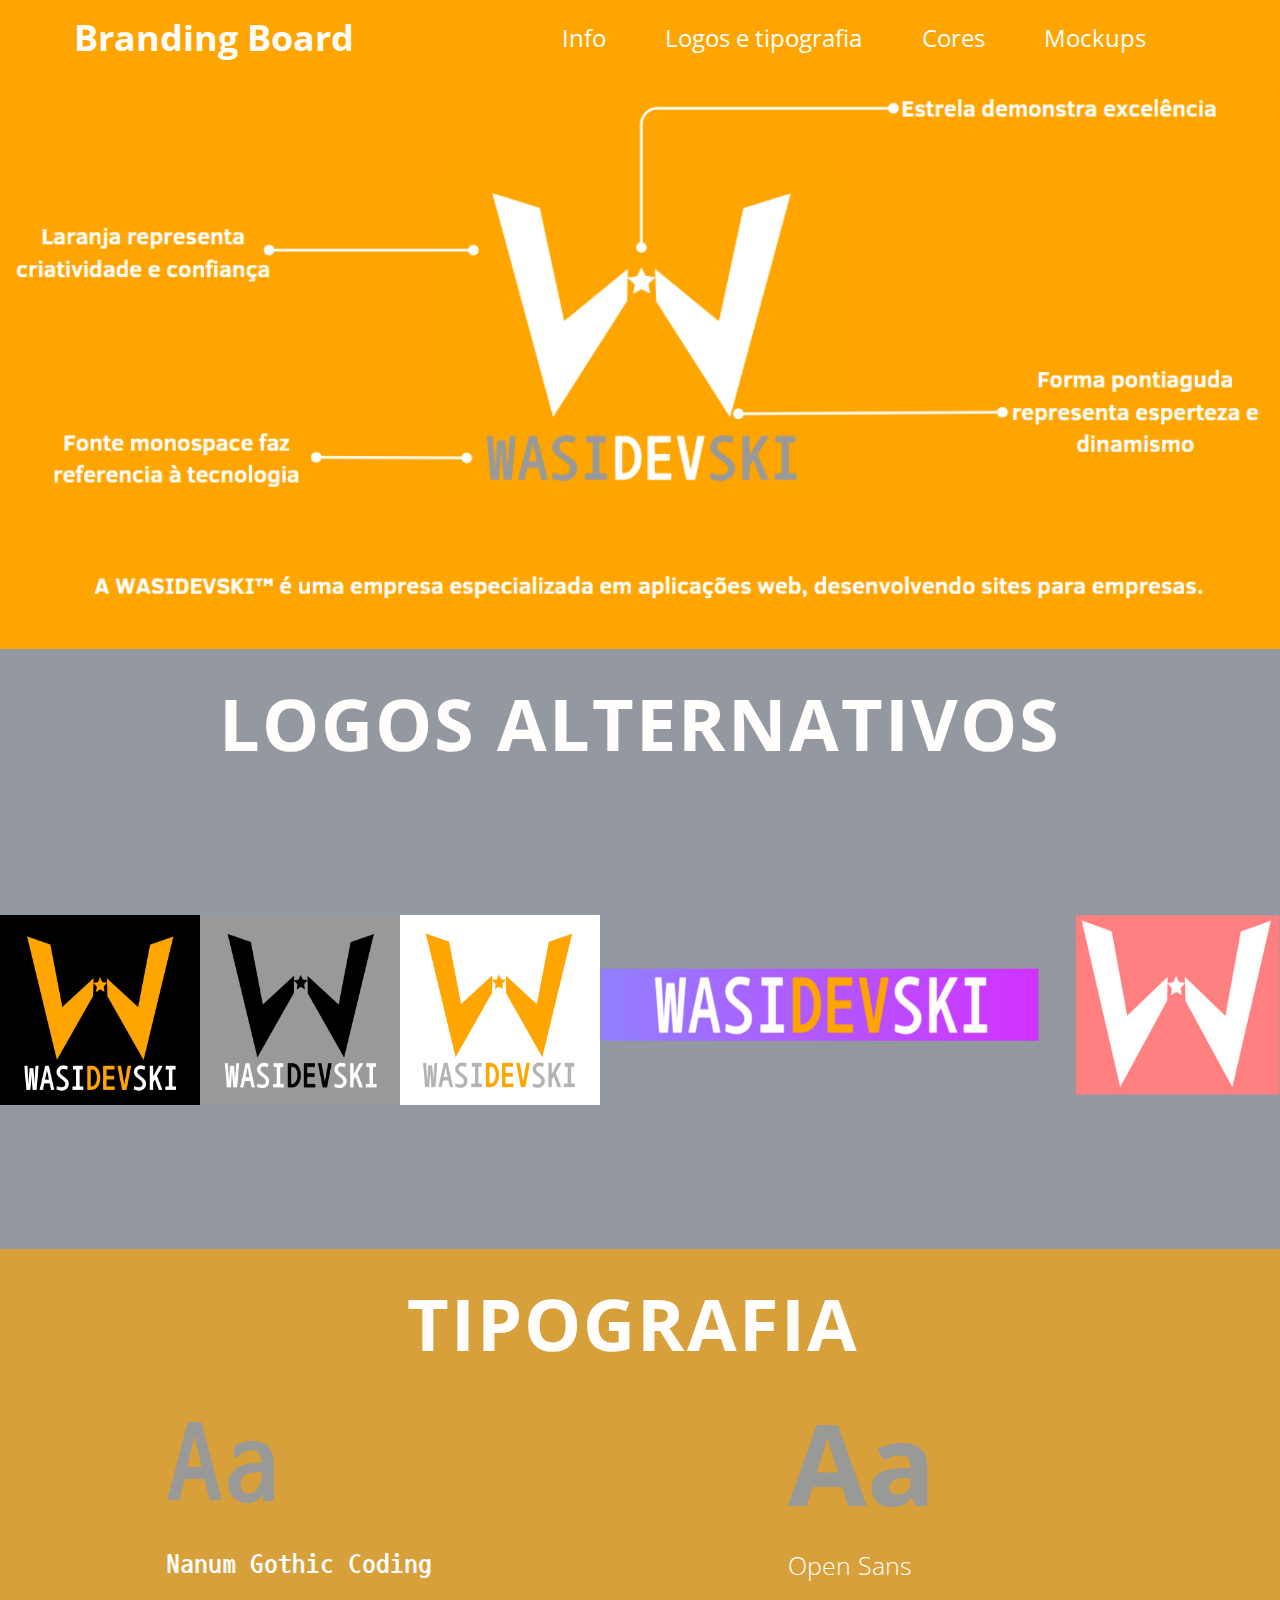
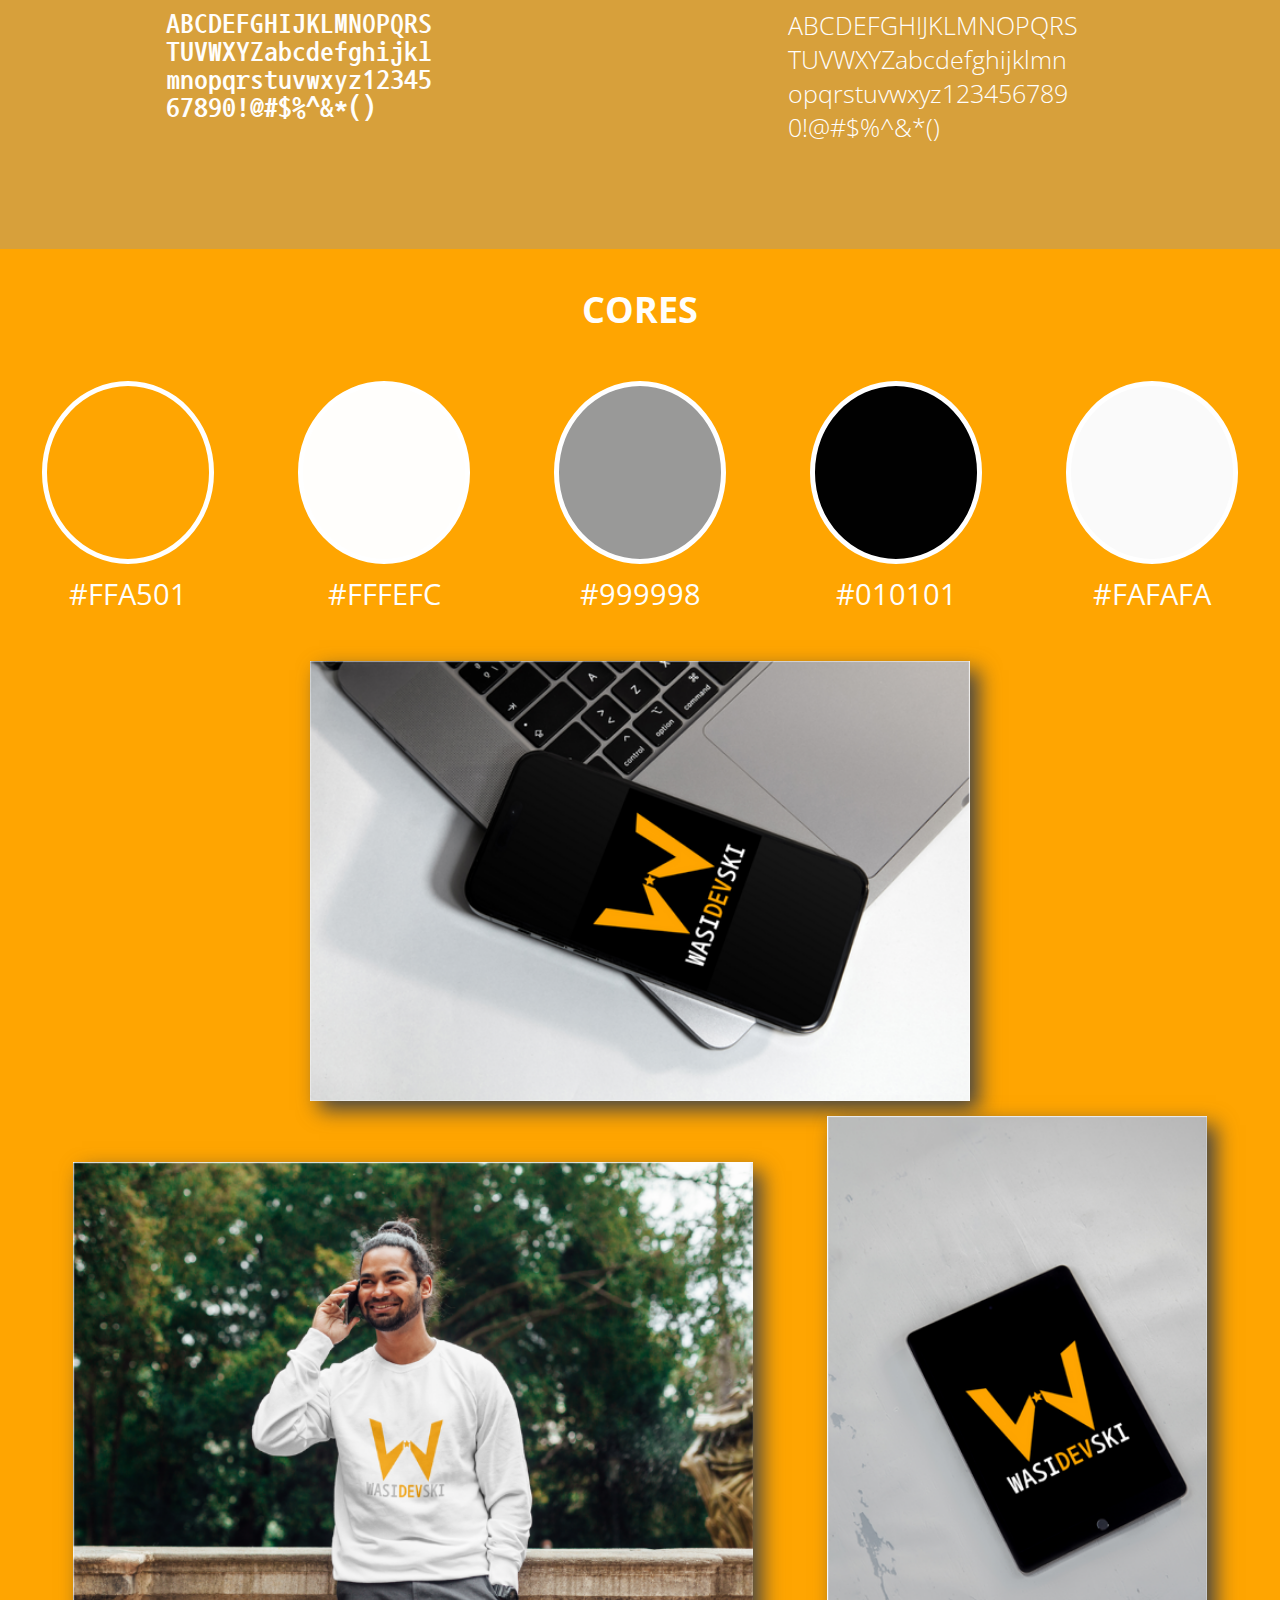
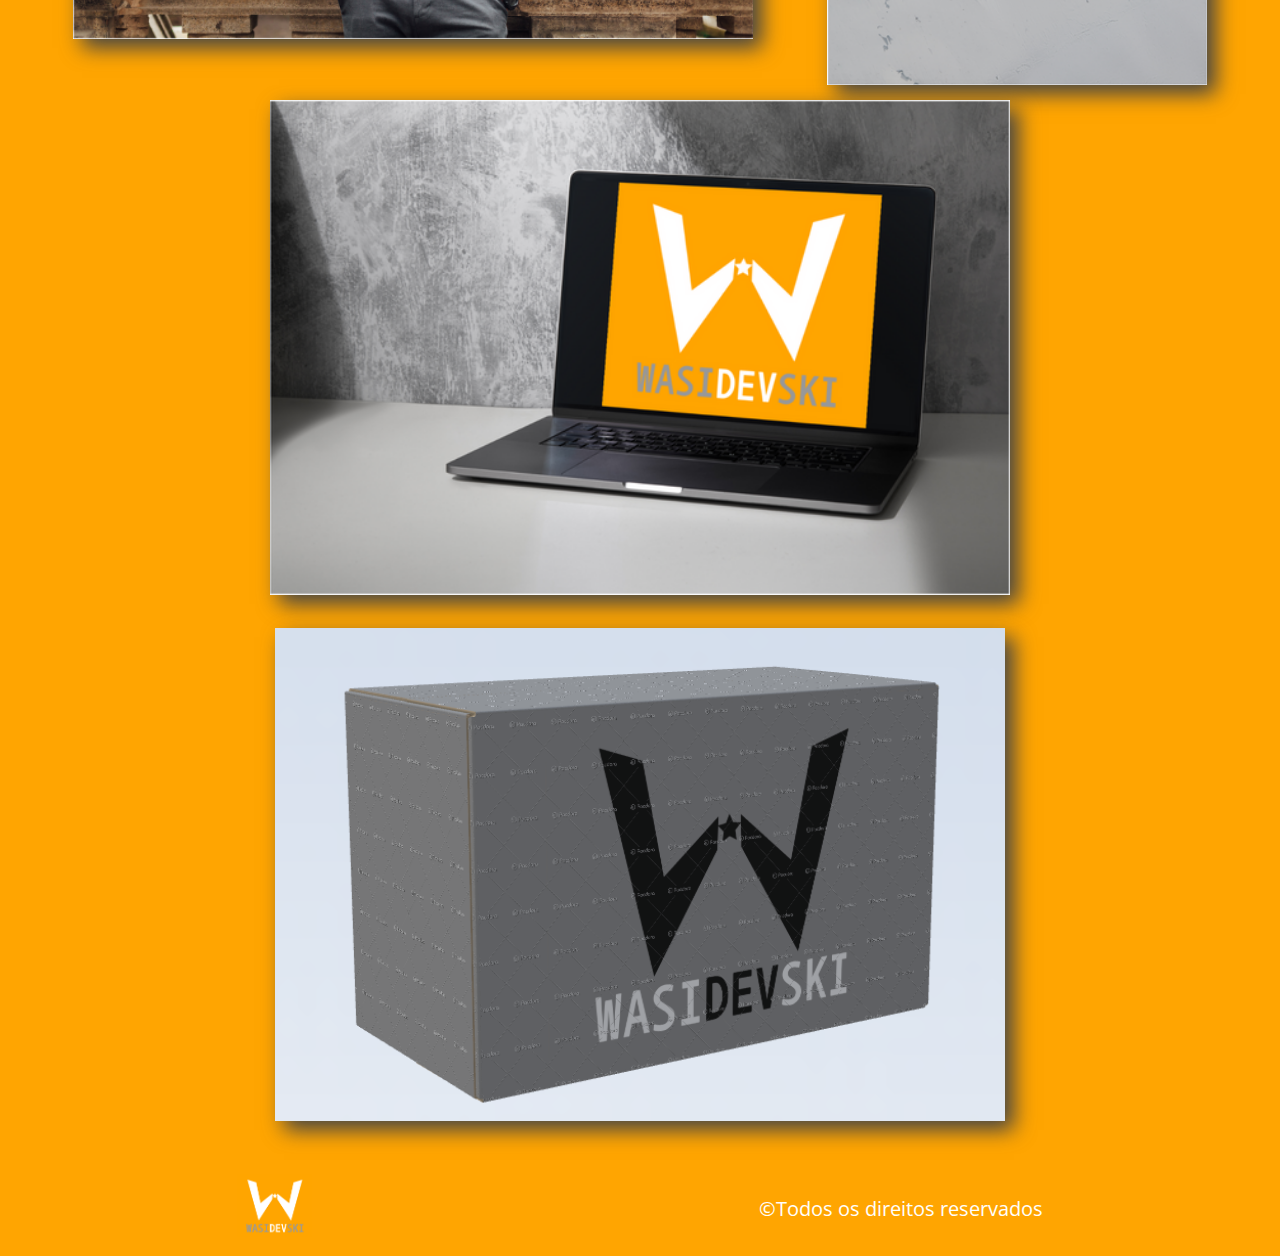
<file: PortfolioPWFE/Projeto 1 - Branding Board/index.html>
<!DOCTYPE html>
<html lang="pt-br">
<head>
	<title></title>
	<meta name="viewport" content="width=device-width, initial-scale=1.0" />
	<link rel="stylesheet" href="estilo/estilo.css" />
    <link rel="preconnect" href="https://fonts.googleapis.com">
    <link rel="preconnect" href="https://fonts.gstatic.com" crossorigin>
    <link href="https://fonts.googleapis.com/css2?family=Nanum+Gothic+Coding:wght@700&family=Open+Sans&display=swap" rel="stylesheet">
	<meta charset="UTF-8" />
</head>
<body>
	<header id="header">
        <h1 style="font-size: 36px;">Branding Board</h1>
        <nav>
            <ul>
                <li><a href="#info">Info</a></li>
                <li><a href="#logo_tipo">Logos e tipografia</a></li>
                <li><a href="#cores">Cores</a></li>
                <li><a href="#mockups">Mockups</a></li>
            </ul>
        </nav>
    </header>
    <section id="info"><img width="100%" src="imagens/topo.png"></section>
    <section id="logo_tipo">
        <div class="logos">
            <div class="logo_titulo">
            <h1>LOGOS ALTERNATIVOS</h1>
            </div><!--logo título-->
            <img src="imagens/logo1.png.png"/>
            <img src="imagens/logo6.png.png"/>
            <img src="imagens/logo2.png"/>
            <img src="imagens/logo5.png"/>
        </div><!--logos-->
        <div class="tipografia">
            <div class="tipo_titulo">
            <h1>TIPOGRAFIA</h1>
            </div><!--tipo título-->
            <div style="font-weight: bold;font-family: 'Nanum Gothic Coding'" class="nanum">
                <h1>Aa</h1>
                <h2>Nanum Gothic Coding</h2>
                <p>ABCDEFGHIJKLMNOPQRS
TUVWXYZabcdefghijkl
mnopqrstuvwxyz12345
67890!@#$%^&*()</p>
            </div><!--Nanum Gothic Coding-->
            <div class="open">
                <h1>Aa</h1>
                <h2>Open Sans</h2>
                <p>ABCDEFGHIJKLMNOPQRS
TUVWXYZabcdefghijklmn
opqrstuvwxyz123456789
0!@#$%^&*()</p>
            </div><!--Open Sans-->
        </div><!--tipografia-->
    </section><!--logo_tipo-->
    <section id="cores">
        <h1 style="width:100%;text-align:center;font-size:36.1px;color:#FFFEFC;margin:35px 0 35px 0;">CORES</h1>
        <div class="cor">
            <div style="background-color:#FFA501;" class="bola"></div><!--bola-->
            <div class="corTexto">#FFA501</div><!--corTexto-->
        </div><!--cor-->
        <div class="cor">
            <div style="background-color:#FFFEFC;" class="bola"></div><!--bola-->
            <div class="corTexto">#FFFEFC</div><!--corTexto-->
        </div><!--cor-->
        <div class="cor">
            <div style="background-color: #999998;" class="bola"></div><!--bola-->
            <div class="corTexto">#999998</div><!--corTexto-->
        </div><!--cor-->
        <div class="cor">
            <div style="background-color: #010101;" class="bola"></div><!--bola-->
            <div class="corTexto">#010101</div><!--corTexto-->
        </div><!--cor-->
        <div class="cor">
            <div style="background-color: #FAFAFA;" class="bola"></div><!--bola-->
            <div class="corTexto">#FAFAFA</div><!--corTexto-->
        </div><!--cor-->
    </section><!--cores-->
    <section id="mockups">
        <img width="660" src="imagens/identidade visual.png"/>
        <img width="680" src="imagens/identidade visual (2).png"/>
        <img width="380" src="imagens/identidade visual (3).png"/>
        <img width="740" src="imagens/identidade visual (1).png"/>
        <img width="730" style="margin-top:18px;" src="imagens/identidade visual (4).png"/>
    </section>
    <footer>
        <div class="fim">
            <a href="#header"><img width="75" src="imagens/logo3.png"></a>
            <p>&copy;Todos os direitos reservados</p>
        </div><!--fim-->
    </footer>
</body>
</html>
</file>
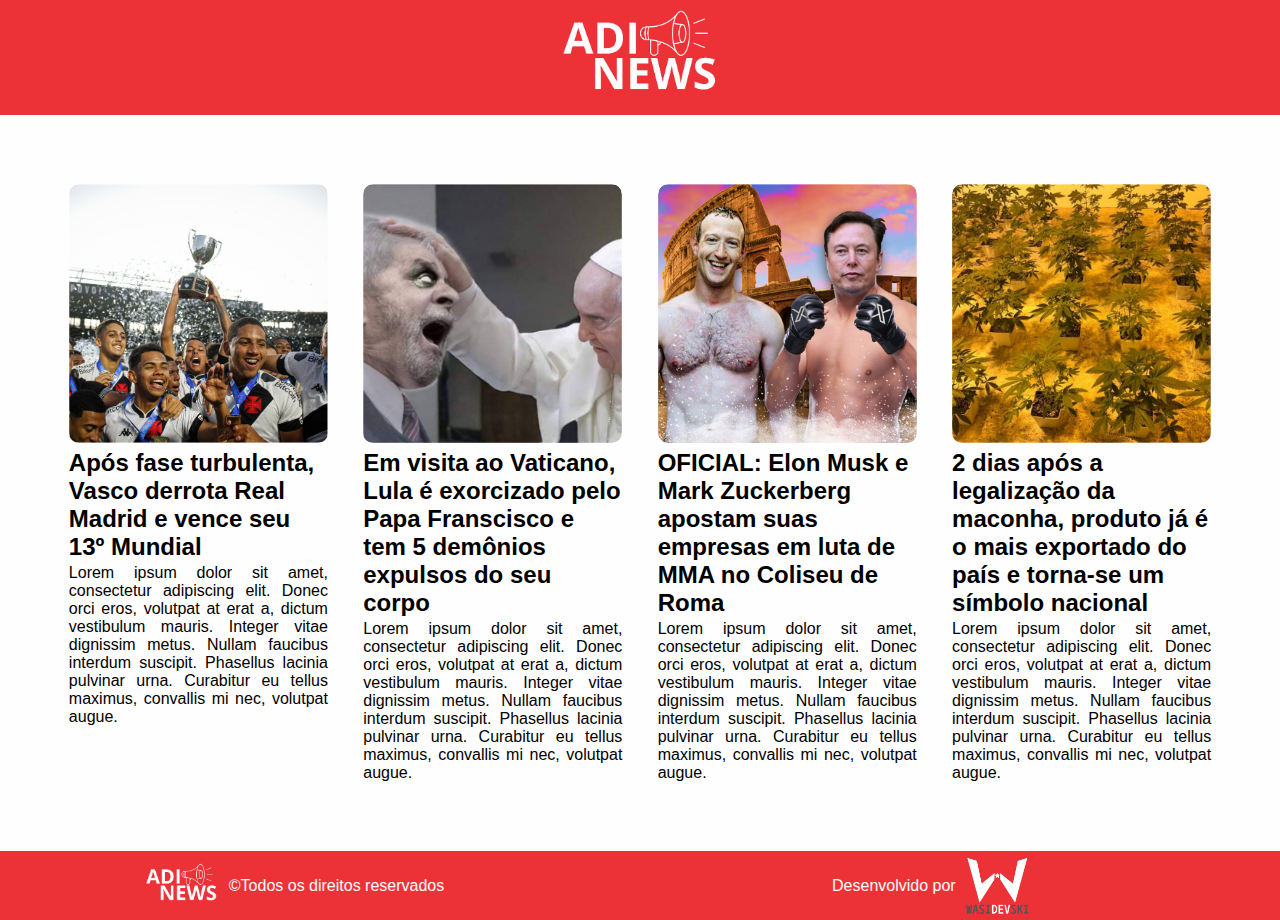
<file: PortfolioPWFE/Projeto 2 - Colunas Responsivas/index.html>
<!DOCTYPE html>
<html lang="pt-br">
<head>
    <meta charset="UTF-8">
    <meta name="viewport" content="width=device-width, initial-scale=1.0">
    <link rel="stylesheet" href="estilo.css"/>
    <title>Portal de notícias</title>
</head>
<body>
   <div class="linha header">
            <img src="imagens/adinews.png" alt="logo da AdiNews">
    </div><!--linha-->
    <div class="linha">
        <div class="cl">
            <figure><img src="imagens/vasco_campeao.png" alt="Vasco campeão mundial"/></figure>
            <h1>Após fase turbulenta, Vasco derrota Real Madrid e vence seu 13º Mundial</h1>
            <p>Lorem ipsum dolor sit amet, consectetur adipiscing elit. Donec orci eros, volutpat at erat a, dictum vestibulum mauris. Integer vitae dignissim metus. Nullam faucibus interdum suscipit. Phasellus lacinia pulvinar urna. Curabitur eu tellus maximus, convallis mi nec, volutpat augue.</p>
        </div><!--cl-->
        <div class="cl">
            <figure><img src="imagens/lula.png" alt="lula sendo exorcizado"/></figure>
            <h1>Em visita ao Vaticano, Lula é exorcizado pelo Papa Franscisco e tem 5 demônios expulsos do seu corpo</h1>
            <p>Lorem ipsum dolor sit amet, consectetur adipiscing elit. Donec orci eros, volutpat at erat a, dictum vestibulum mauris. Integer vitae dignissim metus. Nullam faucibus interdum suscipit. Phasellus lacinia pulvinar urna. Curabitur eu tellus maximus, convallis mi nec, volutpat augue.</p>
        </div><!--cl-->
        <div class="cl">
            <figure><img src="imagens/musk_vs_mark.png" alt="Elon Musk contra Mark Zuckerberg"/></figure>
            <h1>OFICIAL: Elon Musk e Mark Zuckerberg apostam suas empresas em luta de MMA no Coliseu de Roma</h1>
            <p>Lorem ipsum dolor sit amet, consectetur adipiscing elit. Donec orci eros, volutpat at erat a, dictum vestibulum mauris. Integer vitae dignissim metus. Nullam faucibus interdum suscipit. Phasellus lacinia pulvinar urna. Curabitur eu tellus maximus, convallis mi nec, volutpat augue.</p>
        </div><!--cl-->
        <div class="cl">
            <figure><img src="imagens/maconha.png" alt="Plantação de maconha"/></figure>
            <h1>2 dias após a legalização da maconha, produto já é o mais exportado do país e torna-se um símbolo nacional</h1>
            <p>Lorem ipsum dolor sit amet, consectetur adipiscing elit. Donec orci eros, volutpat at erat a, dictum vestibulum mauris. Integer vitae dignissim metus. Nullam faucibus interdum suscipit. Phasellus lacinia pulvinar urna. Curabitur eu tellus maximus, convallis mi nec, volutpat augue.</p>
        </div><!--cl-->
    </div><!--linha-->
    <footer class="header">
        <div class="cl-66">
            <img src="imagens/adinews.png" alt="mini logo da AdiNews">
            <p>&copy;Todos os direitos reservados</p>
        </div><!--cl-66-->
        <div class="cl-33">
            <p>Desenvolvido por</p>
            <img src="imagens/logo4.png" alt="logo da Wasidewski"/>
        </div><!--cl-33-->
    </footer>
</body>
</html>
</file>
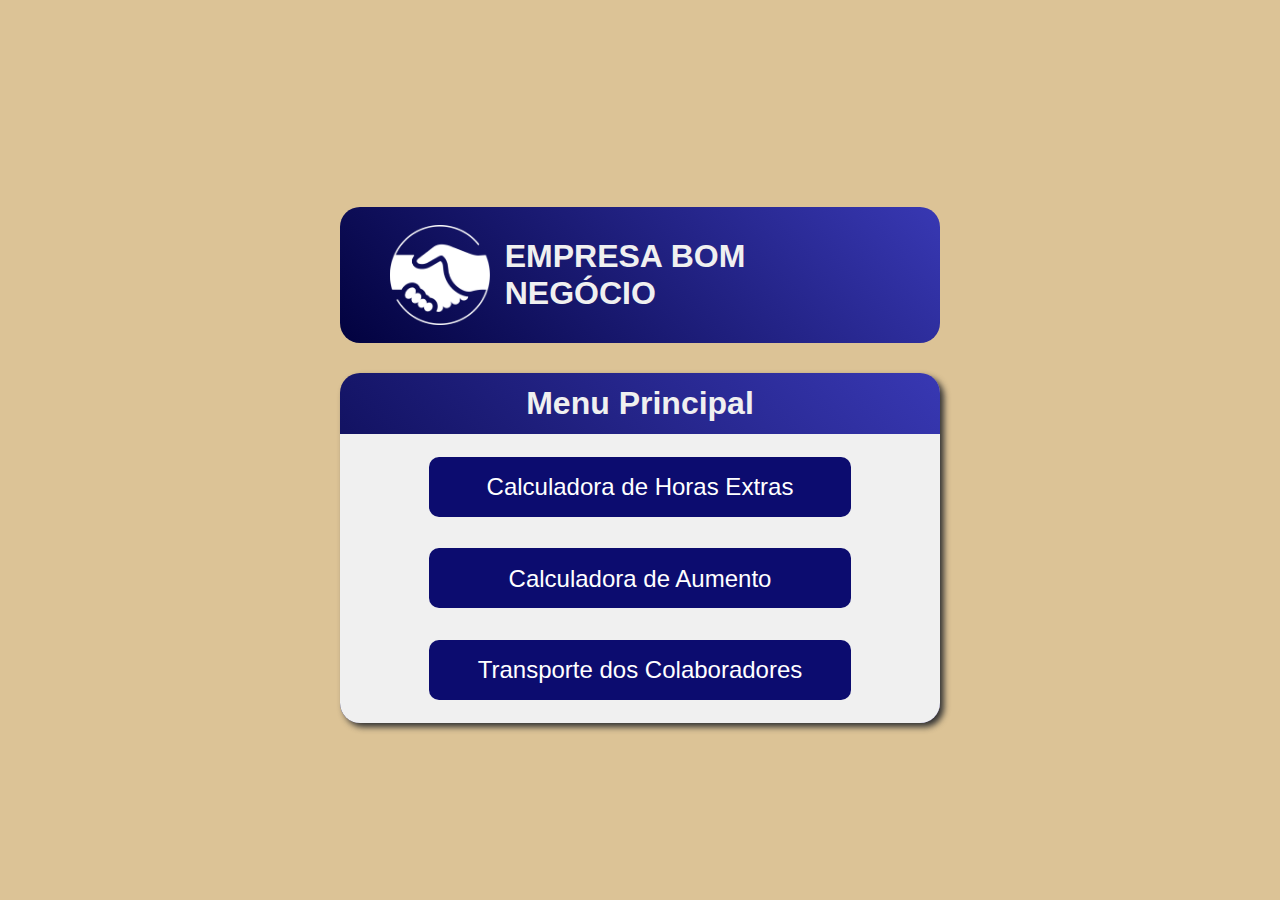
<file: PortfolioPWFE/Projeto 3 - Sistema de RH/index.html>
<!DOCTYPE html>
<html lang="pt-br">
<head>
    <meta charset="UTF-8">
    <meta name="viewport" content="width=device-width, initial-scale=1.0">
    <link rel="stylesheet" href="style/style.css">
    <title>Hora Extra</title>
    <style>
        form > a{
            width: 80%;
            margin: 3% 0;
            padding: 0;
        }
    </style>
</head>
<body>
    <header>
        <div style="display: flex; justify-content: center; align-items: center;">
            <img id="foto" src="imagens/logo.png" alt="icone">
            <h1>EMPRESA BOM NEGÓCIO</h1>
        </div>
        <div style="width:100%;text-align: right;font-size:10px;" id="mostraHora"></div>
    </header>
    <div class="box">
        <h1>Menu Principal</h1>
        <div class="box_form">
            <form>  
                    <a onmousemove="mudaFoto('imagens/horas_extras.png')" onmouseout="mudaFoto('imagens/logo.png')" href="exercício 1/exe1.html"><div class="full_button blue link_estilo"><p>Calculadora de Horas Extras</p></div></a>
                    <a onmousemove="mudaFoto('imagens/aumento.png')" onmouseout="mudaFoto('imagens/logo.png')" href="exercício 2/exe2.html"><div class="full_button blue link_estilo"><p>Calculadora de Aumento</p></div></a>
                    <a onmousemove="mudaFoto('imagens/transporte.png')" onmouseout="mudaFoto('imagens/logo.png')" href="exercício 3/exe3.html"><div class="full_button blue link_estilo"><p>Transporte dos Colaboradores</p></div></a>
            </form>
        </div>
    </div>
    <div class="box" id="res"></div>
<script src="js/script.js"></script>
</body>
</html>
</file>
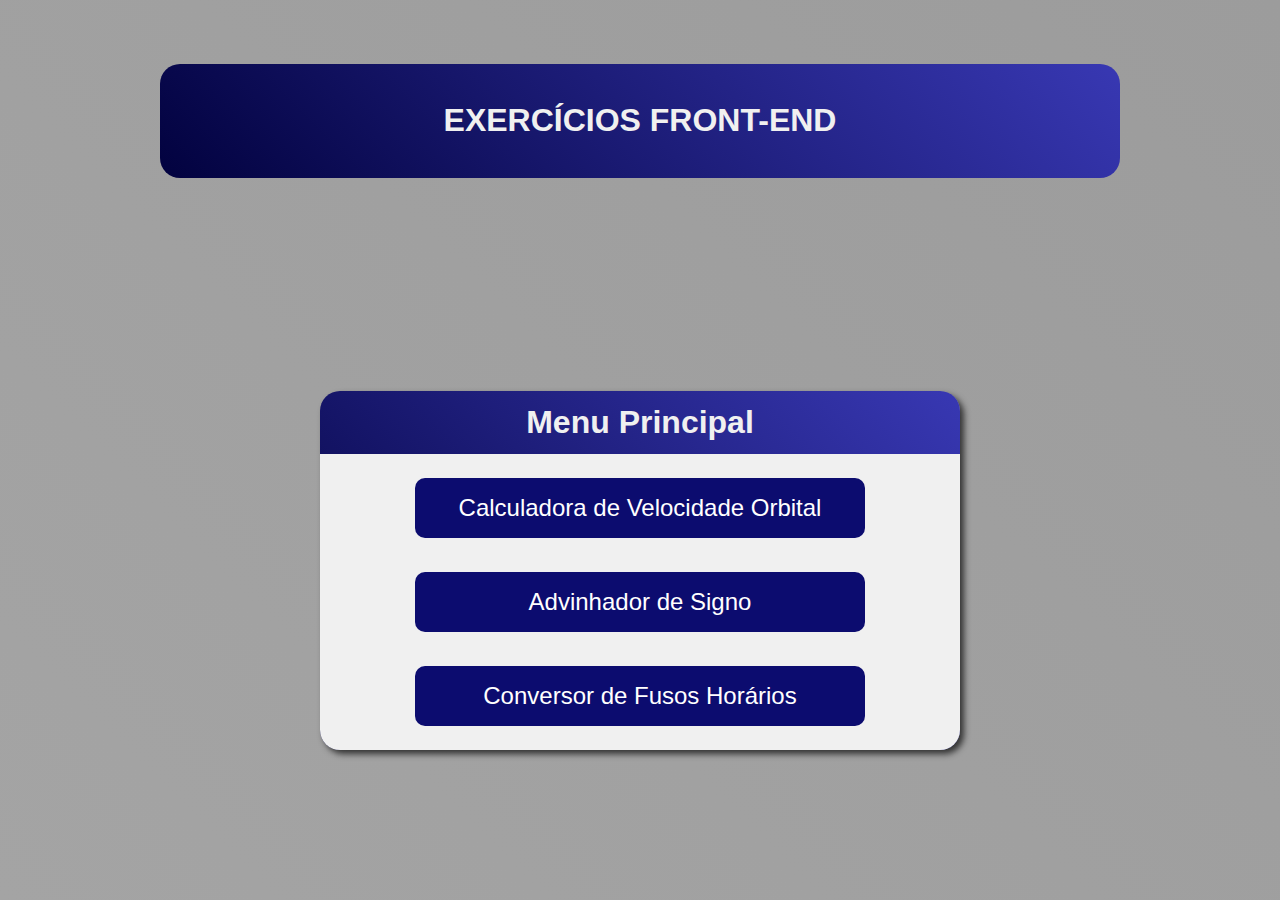
<file: PortfolioPWFE/Projeto 5 - Exercício em Dupla/index.html>
<!DOCTYPE html>
<html lang="pt-br">
<head>
    <meta charset="UTF-8">
    <meta name="viewport" content="width=device-width, initial-scale=1.0">
    <link rel="stylesheet" href="style.css">
    <title>Menu Principal</title>
    <style>
        form > a{
            width: 80%;
            margin: 3% 0;
            padding: 0;
        }
    </style>
</head>
<body>
    <header>
        <div style="display: flex; justify-content: center; align-items: center;">
            <h1>EXERCÍCIOS FRONT-END</h1>
        </div>
        <div style="width:100%;text-align: right;font-size:10px;" id="mostraHora"></div>
    </header>
    <div class="container">
        <div class="box">
            <h1>Menu Principal</h1>
            <div class="box_form">
                <form>  
                        <a onmousemove="mostraInfo(1)" href="Exercício1/index.html"><div class="full_button blue link_estilo"><p>Calculadora de Velocidade Orbital</p></div></a>
                        <a onmousemove="mostraInfo(2)" href="Exercício2/index.html"><div class="full_button blue link_estilo"><p>Advinhador de Signo</p></div></a>
                        <a onmousemove="mostraInfo(3)" href="Exercício3/index.html"><div class="full_button blue link_estilo"><p>Conversor de Fusos Horários</p></div></a>
                </form>
            </div>
        </div>
        <div class="box_res" id="info"></div>
    </div>
<script src="Exercício1/js/script.js"></script>
</body>
</html>
</file>
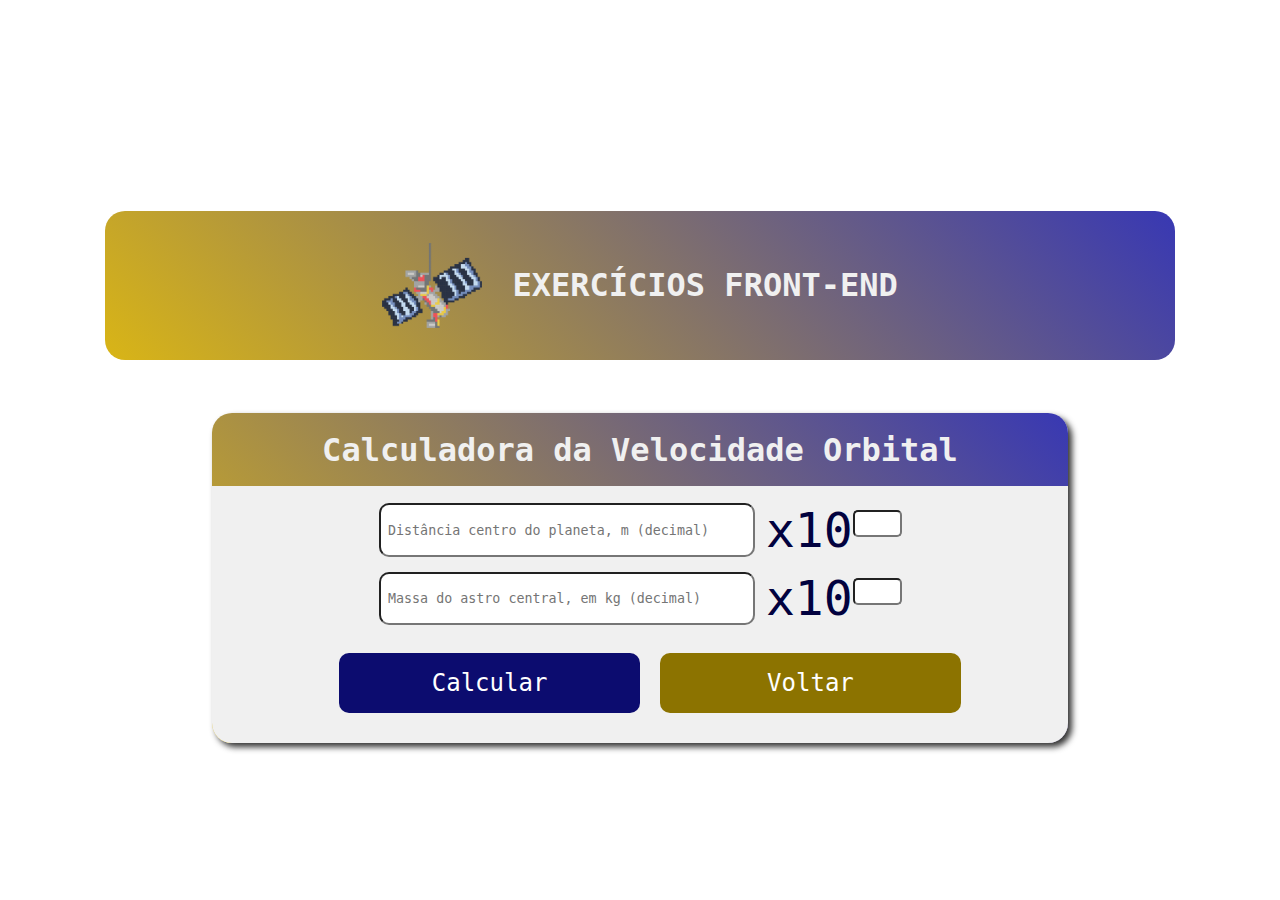
<file: PortfolioPWFE/Projeto 5 - Exercício em Dupla/Exercício1/index.html>
<!DOCTYPE html>
<html lang="pt-br">
<head>
    <meta charset="UTF-8">
    <meta name="viewport" content="width=device-width, initial-scale=1.0">
    <link rel="stylesheet" href="css/style.css">
    <title>Velocidade Orbital</title>
</head>
<body>
    <header>
        <div style="display: flex; justify-content: center; align-items: center; width: 100%">
            <img style="animation: pulo 3s infinite;" src="imagens/satelite.png" alt="icone">
            <h1>EXERCÍCIOS FRONT-END</h1>
        </div>
        <div style="width:100%;text-align: right;font-size:10px;" id="mostraHora"></div>
    </header>
    <div class="box">
        <h1>Calculadora da Velocidade Orbital</h1>
        <div class="box_form">
            <form>
                <div class="insert">
                        <input type="number" name="raio" id="raio" min="0" placeholder="Distância centro do planeta, m (decimal)" required>
                        <p>x10</p>
                        <input type="number" class="exp"min="0" name="raioExp" id="raioExp" required>
                </div>
                <div class="insert">
                    <input type="number" name="massa" id="massa" min="0" placeholder="Massa do astro central, em kg (decimal)" required>
                    <p>x10</p>
                    <input type="number" class="exp" min="0" name="raioExp" id="massaExp" required>
                </div>
                    <div class="buttons">
                        <div class="button blue" id="calcular"><p>Calcular</p></div>
                        <a href="../index.html"><div class="button yellow"><p>Voltar</p></div></a>
                    </div>
            </form>
        </div>
    </div>
    <div class="box_res" id="res"></div>
<script src="js/script.js"></script>
</body>
</html>
</file>
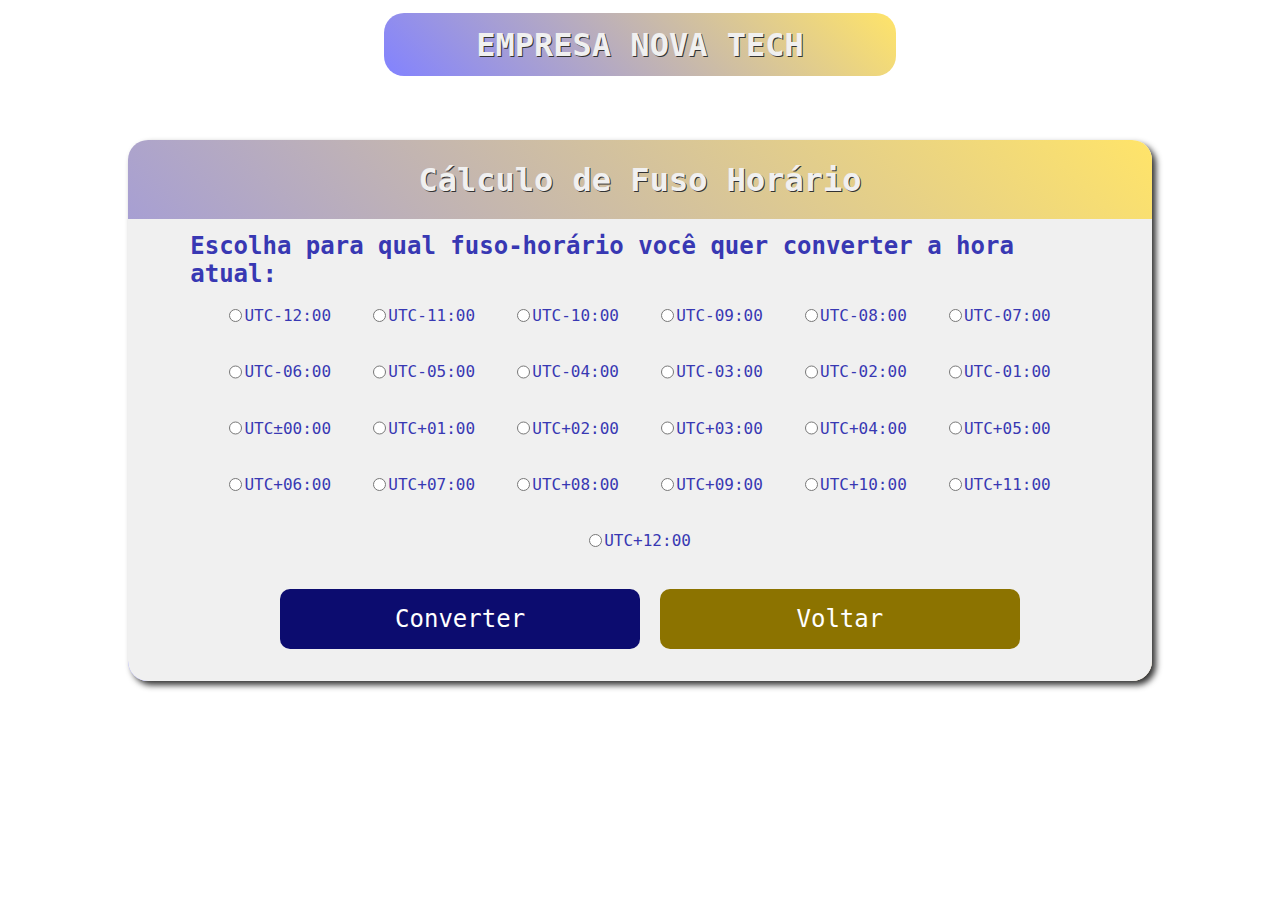
<file: PortfolioPWFE/Projeto 5 - Exercício em Dupla/Exercício3/index.html>
<!DOCTYPE html>
<html lang="pt-br">
<head>
    <meta charset="UTF-8">
    <link rel="stylesheet" href="css/style.css">
    <meta name="viewport" content="width=device-width, initial-scale=1.0">
    <title>Cálculo de fuso horário</title>
</head>
<body>
    <header>
        <div style="display: flex; justify-content: center; align-items: center;">
            <!-- <img src="../imagens/horas_extras.png" alt="icone"> -->
            <h1>EMPRESA NOVA TECH</h1>
        </div>
        <div id="mostraHora"></div>
    </header>
    <div class="box">
        <h1>Cálculo de Fuso Horário</h1>
        <div class="box_form">
            <form>
                <h2>Escolha para qual fuso-horário você quer converter a hora atual:</h2>

                <div class="opcao" style="display: flex; align-items: center; justify-content: center; width: 16%"><input type="radio" name="fusoHorario" value="utc-12">UTC-12:00</div>
                <div class="opcao" style="display: flex; align-items: center; justify-content: center; width: 16%"><input type="radio" name="fusoHorario" value="utc-11">UTC-11:00</div>
                <div class="opcao" style="display: flex; align-items: center; justify-content: center; width: 16%"><input type="radio" name="fusoHorario" value="utc-10">UTC-10:00</div>
                <div class="opcao" style="display: flex; align-items: center; justify-content: center; width: 16%"><input type="radio" name="fusoHorario" value="utc-09">UTC-09:00</div>
                <div class="opcao" style="display: flex; align-items: center; justify-content: center; width: 16%"><input type="radio" name="fusoHorario" value="utc-08">UTC-08:00</div>
                <div class="opcao" style="display: flex; align-items: center; justify-content: center; width: 16%"><input type="radio" name="fusoHorario" value="utc-07">UTC-07:00</div>
                <div class="opcao" style="display: flex; align-items: center; justify-content: center; width: 16%"><input type="radio" name="fusoHorario" value="utc-06">UTC-06:00</div>
                <div class="opcao" style="display: flex; align-items: center; justify-content: center; width: 16%"><input type="radio" name="fusoHorario" value="utc-05">UTC-05:00</div>
                <div class="opcao" style="display: flex; align-items: center; justify-content: center; width: 16%"><input type="radio" name="fusoHorario" value="utc-04">UTC-04:00</div>
                <div class="opcao" style="display: flex; align-items: center; justify-content: center; width: 16%"><input type="radio" name="fusoHorario" value="utc-03">UTC-03:00</div>
                <div class="opcao" style="display: flex; align-items: center; justify-content: center; width: 16%"><input type="radio" name="fusoHorario" value="utc-02">UTC-02:00</div>
                <div class="opcao" style="display: flex; align-items: center; justify-content: center; width: 16%"><input type="radio" name="fusoHorario" value="utc-01">UTC-01:00</div>
                <div class="opcao" style="display: flex; align-items: center; justify-content: center; width: 16%"><input type="radio" name="fusoHorario" value="utc±00">UTC±00:00</div>
                <div class="opcao" style="display: flex; align-items: center; justify-content: center; width: 16%"><input type="radio" name="fusoHorario" value="utc+01">UTC+01:00</div>
                <div class="opcao" style="display: flex; align-items: center; justify-content: center; width: 16%"><input type="radio" name="fusoHorario" value="utc+02">UTC+02:00</div>
                <div class="opcao" style="display: flex; align-items: center; justify-content: center; width: 16%"><input type="radio" name="fusoHorario" value="utc+03">UTC+03:00</div>
                <div class="opcao" style="display: flex; align-items: center; justify-content: center; width: 16%"><input type="radio" name="fusoHorario" value="utc+04">UTC+04:00</div>
                <div class="opcao" style="display: flex; align-items: center; justify-content: center; width: 16%"><input type="radio" name="fusoHorario" value="utc+05">UTC+05:00</div>
                <div class="opcao" style="display: flex; align-items: center; justify-content: center; width: 16%"><input type="radio" name="fusoHorario" value="utc+06">UTC+06:00</div>
                <div class="opcao" style="display: flex; align-items: center; justify-content: center; width: 16%"><input type="radio" name="fusoHorario" value="utc+07">UTC+07:00</div>
                <div class="opcao" style="display: flex; align-items: center; justify-content: center; width: 16%"><input type="radio" name="fusoHorario" value="utc+08">UTC+08:00</div>
                <div class="opcao" style="display: flex; align-items: center; justify-content: center; width: 16%"><input type="radio" name="fusoHorario" value="utc+09">UTC+09:00</div>
                <div class="opcao" style="display: flex; align-items: center; justify-content: center; width: 16%"><input type="radio" name="fusoHorario" value="utc+10">UTC+10:00</div>
                <div class="opcao" style="display: flex; align-items: center; justify-content: center; width: 16%"><input type="radio" name="fusoHorario" value="utc+11">UTC+11:00</div>
                <div class="opcao" style="display: flex; align-items: center; justify-content: center; width: 16%"><input type="radio" name="fusoHorario" value="utc+12">UTC+12:00</div>
                <div class="buttons">
                    <div onclick="converter()" class="button blue" id="calcular"><p>Converter</p></div>
                    <a href="../index.html"><div class="button yellow"><p>Voltar</p></div></a>
                </div>
            </form>
        </div>
    </div>
    <div class="box_res" id="res"></div>
<script src="js/script.js"></script>
</body>
</html>
</file>
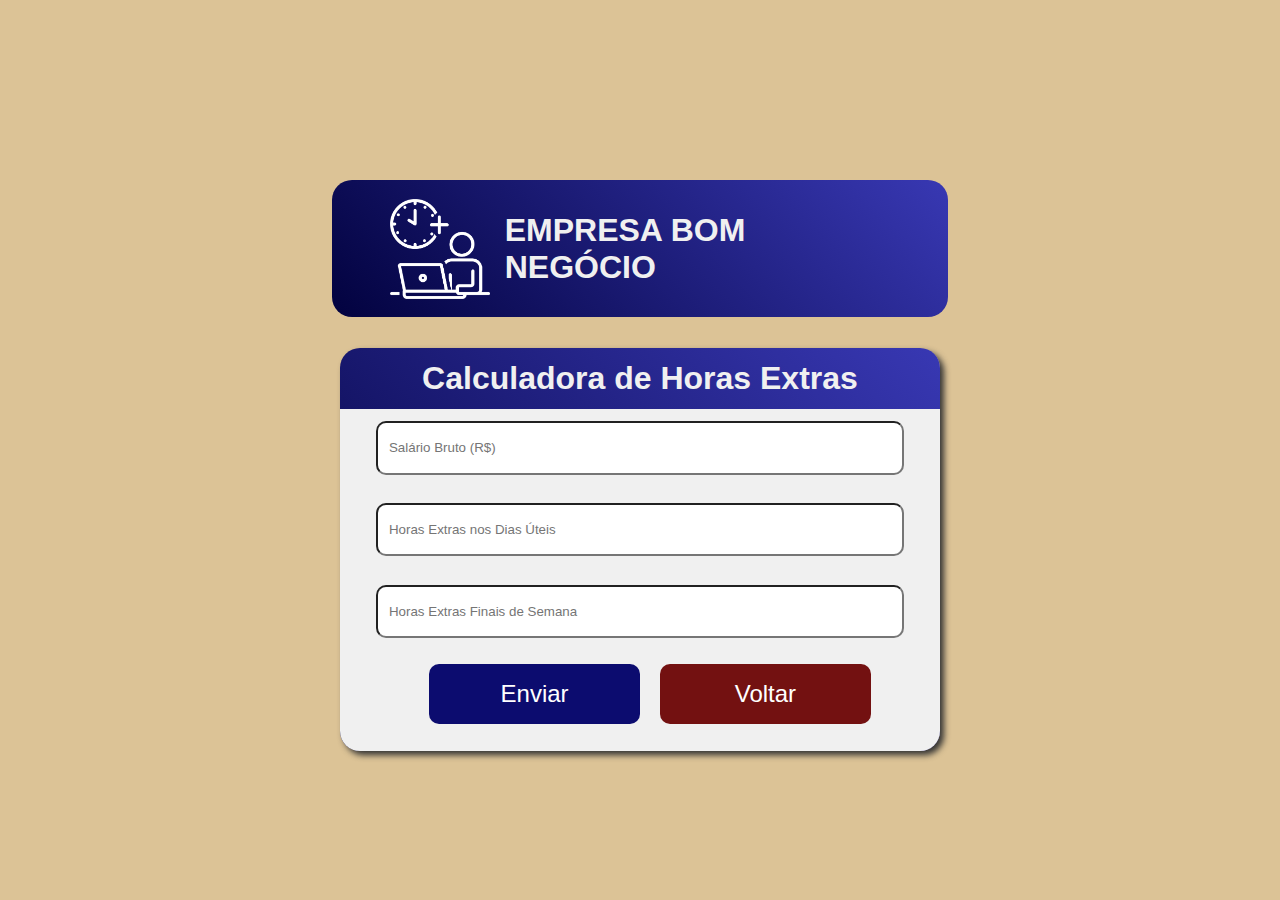
<file: PortfolioPWFE/Projeto 3 - Sistema de RH/exercício 1/exe1.html>
<!DOCTYPE html>
<html lang="pt-br">
<head>
    <meta charset="UTF-8">
    <meta name="viewport" content="width=device-width, initial-scale=1.0">
    <link rel="stylesheet" href="../style/style.css">
    <title>Hora Extra</title>
</head>
<body>
    <header>
        <div style="display: flex; justify-content: center; align-items: center;">
            <img src="../imagens/horas_extras.png" alt="icone">
            <h1>EMPRESA BOM NEGÓCIO</h1>
        </div>
        <div style="width:100%;text-align: right;font-size:10px;" id="mostraHora"></div>
    </header>
    <div class="box">
        <h1>Calculadora de Horas Extras</h1>
        <div class="box_form">
            <form>
                    <input type="number" name="salario" id="salario" placeholder="Salário Bruto (R$)" required>
                <br>
                    <input type="number" name="dias_uteis" id="dias_uteis" placeholder="Horas Extras nos Dias Úteis" required>
                <br>
                    <input type="number" name="fim_semana" id="fim_semana" placeholder="Horas Extras Finais de Semana" required>   
                <div class="buttons">
                    <div onclick="calcular()" class="button blue" id="calcular"><p>Enviar</p></div>
                    <a href="../index.html"><div class="button red"><p>Voltar</p></div></a>
                </div>
            </form>
        </div>
    </div>
    <div class="box_res" id="res"></div>
<script src="../js/script.js"></script>
</body>
</html>
</file>
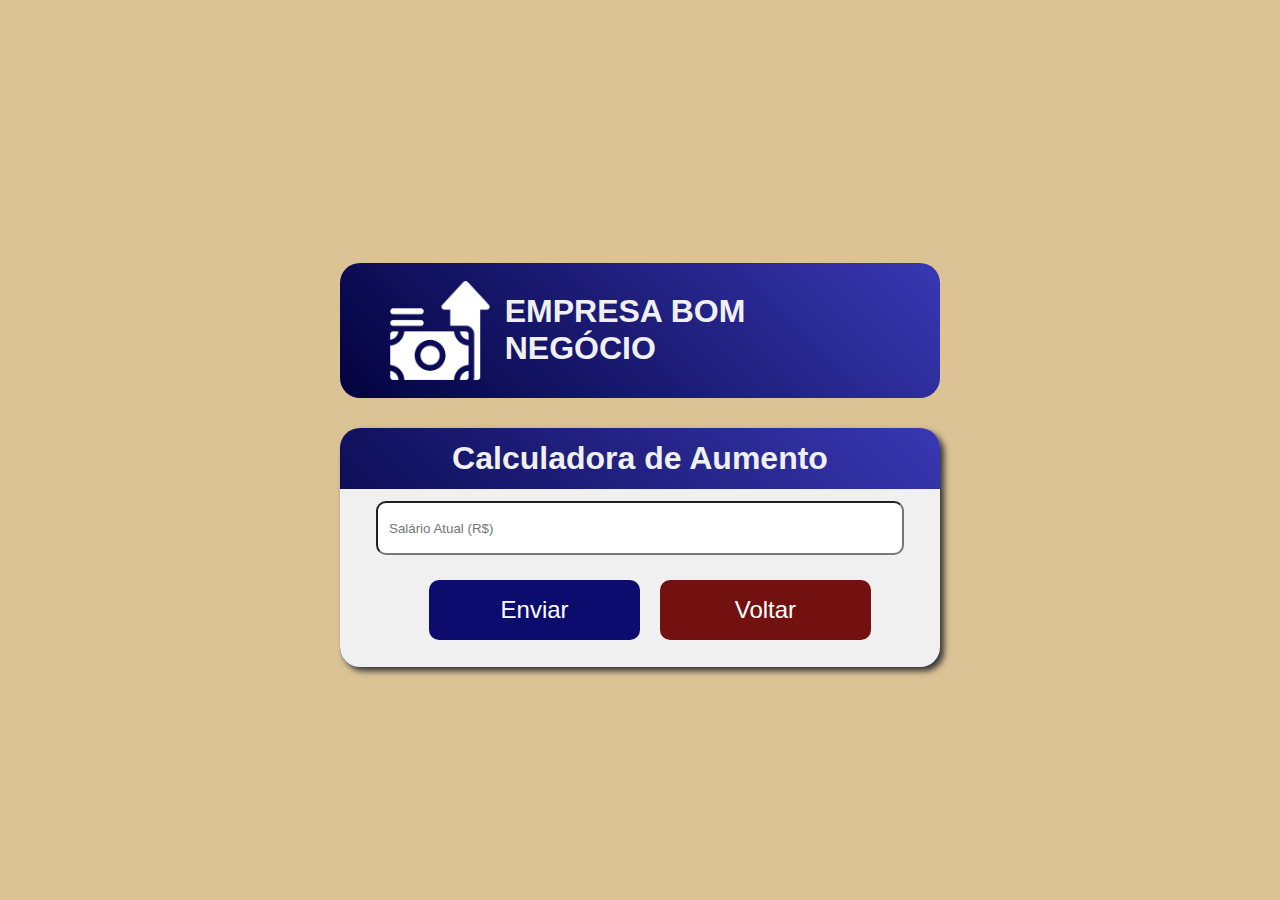
<file: PortfolioPWFE/Projeto 3 - Sistema de RH/exercício 2/exe2.html>
<!DOCTYPE html>
<html lang="pt-br">
<head>
    <meta charset="UTF-8">
    <meta name="viewport" content="width=device-width, initial-scale=1.0">
    <link rel="stylesheet" href="../style/style.css">
    <title>Hora Extra</title>
</head>
<body>
    <header>
        <div style="display: flex; justify-content: center; align-items: center;">
            <img src="../imagens/aumento.png" alt="icone">
            <h1>EMPRESA BOM NEGÓCIO</h1>
        </div>
        <div style="width:100%;text-align: right;font-size:10px;" id="mostraHora"></div>
    </header>
    <div class="box">
        <h1>Calculadora de Aumento</h1>
        <div class="box_form">
            <form>
                <input type="number" name="salario" id="salario" placeholder="Salário Atual (R$)" required>
                <div class="buttons">
                    <div onclick="aumento()" class="button blue" id="aumento"><p>Enviar</p></div>
                    <a href="../index.html"><div class="button red"><p>Voltar</p></div></a>
                </div>
            </form>
        </div>
    </div>
    <div class="box_res" id="res"></div>
<script src="../js/script.js"></script>
</body>
</html>
</file>
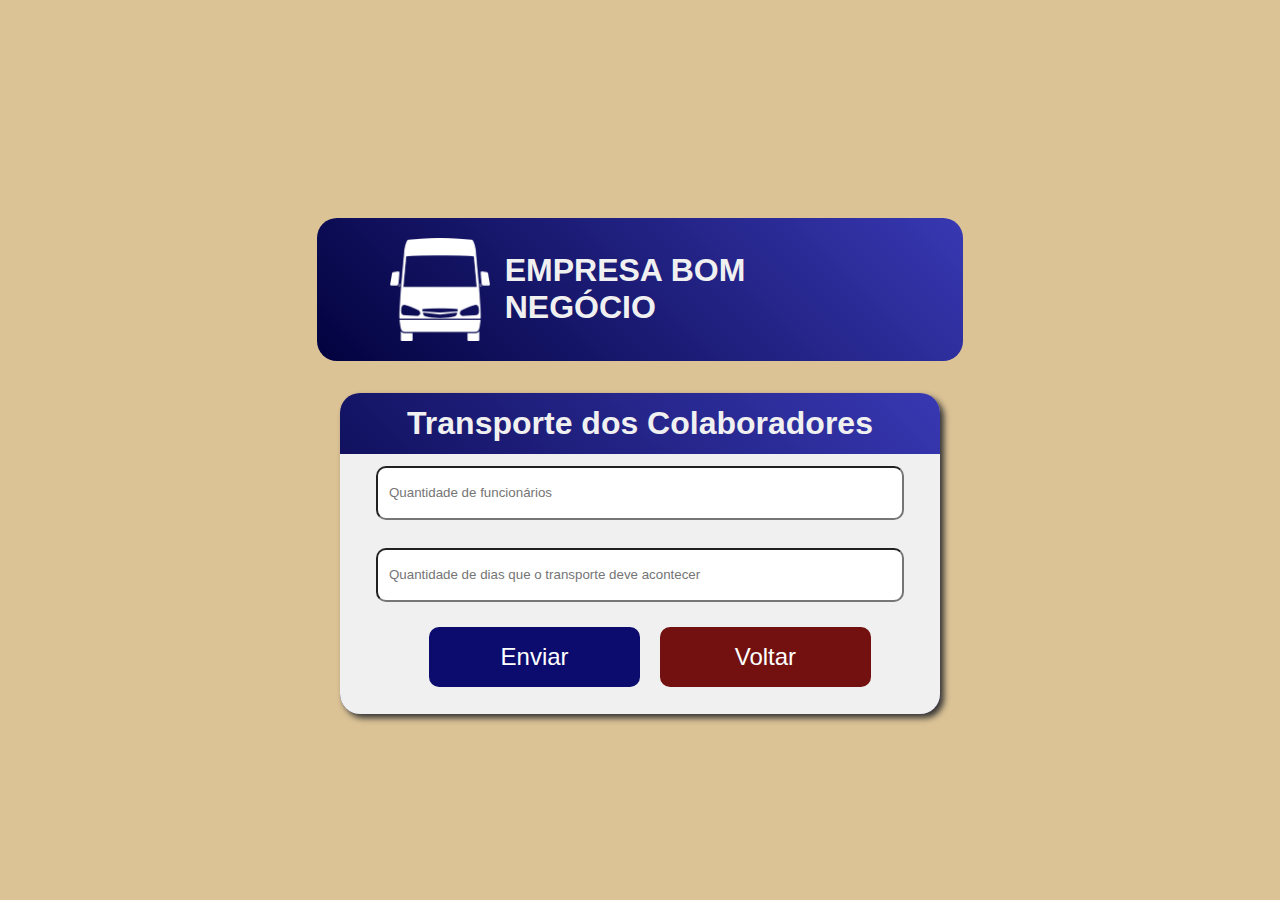
<file: PortfolioPWFE/Projeto 3 - Sistema de RH/exercício 3/exe3.html>
<!DOCTYPE html>
<html lang="pt-br">
<head>
    <meta charset="UTF-8">
    <meta name="viewport" content="width=device-width, initial-scale=1.0">
    <link rel="stylesheet" href="../style/style.css">
    <title>Hora Extra</title>
</head>
<body>
    <header>
        <div style="display: flex; justify-content: center; align-items: center;">
            <img src="../imagens/transporte.png" alt="icone">
            <h1>EMPRESA BOM NEGÓCIO</h1>
        </div>
        <div style="width:100%;text-align: right;font-size:10px;" id="mostraHora"></div>
    </header>
    <div class="box">
        <h1>Transporte dos Colaboradores</h1>
        <div class="box_form">
            <form>
                    <input type="number" name="pessoas" id="pessoas" placeholder="Quantidade de funcionários" required>
                <br>
                    <input type="number" name="dias_uteis" id="dias_uteis" placeholder="Quantidade de dias que o transporte deve acontecer" required>
                    <div class="buttons">
                        <div onclick="custo_mensal()" class="button blue" id="custo_mensal"><p>Enviar</p></div>
                        <a href="../index.html"><div class="button red"><p>Voltar</p></div></a>
                    </div>
            </form>
        </div>
    </div>
    <div class="box_res" id="res"></div>
<script src="../js/script.js"></script>
</body>
</html>
</file>
<file: PortfolioPWFE/Projeto 1 - Branding Board/estilo/estilo.css>
*{
    margin: 0;
    padding: 0;
    box-sizing: border-box;
    text-decoration:none;
}
html,body{
    height: 100%;
    font-family: 'Open Sans';
    scroll-behavior: smooth;
    background-color:#FFA501;
}
header{
    display: flex;
    justify-content: space-around;
    align-items: center;
    height: 75px;
    color: #FFFEFC;
}
header nav{
    width: 55%;
}
header nav ul{
    display: flex;
    justify-content: space-evenly;
    list-style: none;
}

header nav ul li a{
    text-decoration: none;
    color: #FFFEFC;
    font-size: 28px;
}
header nav ul li a:hover{
    color:#999998;
    font-weight: bold;
}
#logo_tipo{
    display: flex;
    justify-content: space-between;
    flex-flow: row wrap;
}
.logos,.tipografia{
    height: 600px;
    color: #FFFEFC;
    display: flex;
    justify-content: space-around;
    flex-flow: row wrap;
    padding-top: 2%;
}
.logos{
    width: 53%;
    background-color: #9498a0;
}
.logos img{
    width: 200px;
    height:190px;
}
.logos img:nth-of-type(4){
    width: 680px;
    height: 180px;
}
.logo_titulo,.tipo_titulo{
    width:100%;
    font-size: 36.1px;
    text-align: center;
    letter-spacing: 2px;
}
.tipografia{
    width: 46%;
    padding: 2% 25px 15px 10px;
    background-color: #d7a03b;
}
.nanum,.open{
    margin-left: -40px;
    white-space: pre-wrap;
}
.nanum h1,.open h1{
    font-size: 114px;
    color: #999998;
}
.open h2,.open p{
    font-size: 25.4px;
    font-weight: 300;
}
.nanum p,.nanum h2{
    font-size:28px;
}
.nanum{
    width:41%;
}
.open{
    width:40%;
    position: relative;
    top:-2em;
}
.open h2{
    position: relative;
    top:-1.4em;
}
.open p{
    position: relative;
    top: -2.1em;
}
#cores{
    display: flex;
    justify-content: space-evenly;
    align-items: center;
    flex-flow: row wrap;
}
.cor{
    display: flex;
    flex-flow: column wrap;
    align-items: center;
    width: 20%;
    padding: 1%;
    text-align: center;
    color: #FFFEFC;
    font-size: 28.7px;
}
.bola{
    width: 220px;
    height: 220px;
    border: 5px solid #fff;
    border-radius: 110px;
}
.corTexto{
    margin-top:10px;
}
#mockups{
    display: flex;
    justify-content: space-evenly;
    align-items: center;
    flex-flow: row wrap;
    margin-top: 35px;
}
#mockups img{
    box-shadow: 9px 9px 20px #444;
    margin-bottom: 15px;
    transition: transform 0.5s;
}
#mockups img:hover{
    box-shadow: 0 0 0;
    transform:scale(1.2);
    z-index: 2;
}
footer{
    margin-top: 25px;
    padding: 1%;
    display: flex;
    align-items: center;
    justify-content: center;
    color: #FFFEFC;
    font-size: 20px;
}
.fim{
    display: flex;
    justify-content: space-between;
    align-items: center;
    width: 25%;
}
@media screen and (max-width:1570px){
    #mockups img:hover{
        transform:scale(1.1);
    }
}
@media screen and (max-width:1485px){
    #mockups img:hover{
        box-shadow: 9px 9px 20px #444;
        transform:scale(1);
        opacity:0.95;
    }
    .fim{
        width:100%;
        justify-content: space-around;
    }
}
@media screen and (max-width:1334px){
    header nav ul li a{
        font-size: 24px;
    }
    .logos,.tipografia{
        width: 100%;
        overflow: hidden;
    }
    .tipografia{
        justify-content: center;
    }
    .nanum,.open{
        position: relative;
        left: 50%;
        transform: translateX(-75%);
        width: 50%;
        margin-left: 0px;
        white-space: pre-wrap;
    }
    .bola{
        width: 75%;
        height: 0;
        padding-top: 75%;
        border-radius: 100%;
    } 
}
@media screen and (max-width:899px){
    header nav{
        display: none;
    }
    .logos,.tipografia{
        height: auto;
        overflow:visible;
        padding: 1.5%;
    }
    .logos img{
        width: 75%;
        height:auto;
        margin: 10px 0 10px 0;
    }
    .logos img:nth-of-type(4){
        display: none;
    }
    #logo_tipo{
        overflow: hidden;
    }
    .nanum,.open{
        width: 100%;
        text-align: center;
        left: 0;
        transform: translateX(0%);
    }
    .cor{
        width: 100%;
        margin: 15px 0 15px 0;
        font-size: 32px;
    }
    .cor:nth-of-type(1){
        margin: 0 0 15px 0;
    }
    #mockups img{
        width:80%;
        margin-top: 18px;
    }
}
</file>
<file: PortfolioPWFE/Projeto 2 - Colunas Responsivas/estilo.css>
*{
    margin: 0;
    padding: 0;
    box-sizing: border-box;
    font-size: 16px;
    font-family:'Segoe UI', Tahoma, Geneva, Verdana, sans-serif;
    /* border: 1px solid black; */
}
.linha{
    width: 100%;
    display: flex;
    flex-flow: row wrap;
    justify-content: space-around;
    padding: 4%;
    background-color:#fefefe;
}
.header{
    width: 100%;
    background-color: #ed3237;
    padding: 0;
    display: flex;
    justify-content: center;
    align-items: center;
    color: #fefefe;
}
.header img{
    width: 12%;
    height: auto;
}
.cl{
    width:25%;
    padding: 1.5%;
    display: flex;
    flex-flow: column nowrap;
}
.cl figure,.cl img{
    width: 100%;
    height: auto;
    overflow: hidden;
    transition: transform 1s;
    border-radius: 10px;
}
.cl img:hover{
    transform: scale(1.2);
}
.cl h1{
    font-size: 1.5em;
    margin: 1% 0;   
}
.cl p{
    text-align: justify;
}
.cl-66{
    display: flex;
    justify-content: center;
    align-items: center;
}
.cl-66 p{
    margin-left:2%
}
.cl-33{
    display: flex;
    flex-flow: row wrap;
    justify-content: center;
    align-items: center;
}
@media screen and (max-width: 1200px){
    .cl{
        width: 50%;
    }
    footer .cl-33{
        display: none;
    }
}
@media screen and (max-width: 768px){
    .cl{
        width: 100%;
        margin-bottom: 5%;
    }
    footer .cl-66{
        width:100%;
        padding: 1%;
    }
    footer .cl-66 img{
        display: none;
    }
}
</file>
<file: PortfolioPWFE/Projeto 3 - Sistema de RH/style/style.css>
*{
    margin: 0;
    padding: 0;
    box-sizing: border-box;
    text-decoration:none;
    transition: all .3s ease-in-out 0s;
    /* border: 1px solid black;   */
}
html,body{
    height: 100%;
    display: flex;
    justify-content: center;
    align-items: center;
    flex-flow: column nowrap;
    font-family: 'Segoe UI', Tahoma, Geneva, Verdana, sans-serif;
    font-size: 16px;
    scroll-behavior: smooth;
    background-color: #dcc396;
}
header{
    width: 100%;
    display: flex;
    flex-flow: column nowrap;
    justify-content: center;
    align-items: center;
    background-image: linear-gradient(45deg, #02023f, #3838b3);
    color: #f0f0f0;
    border-radius: 20px;
    margin:5%;
    padding: 3%;
}
header img{
    width: 100px;
    margin-right: 3%;
}
.box{
    width: 80%;
    min-width: 600px;
    height: auto;
    display: flex;
    flex-flow: row wrap;
    justify-content: center;
    align-items: center;
    background-image: linear-gradient(45deg, #02023f, #3838b3);
    color: #f0f0f0;
    border-radius: 20px;
    box-shadow: 4px 4px 6px #333;
}
.box h1,.box_res h1{
    margin: 2%;
    text-align: center;
}
.box_res{
    width: auto;
    padding: 2%;
    margin-top: 5%;
    flex-flow: column nowrap;
    display: none;
    justify-content: center;
    align-items: center;
    background-image: linear-gradient(45deg, #02023f, #3838b3);
    color: #f0f0f0;
    border-radius: 20px;
    box-shadow: 4px 4px 6px #333;
}
.box_form{
    width: 100%;
    display: flex;
    justify-content: center;
    align-items: center;
    padding: 1.2%;
    background-color:#f0f0f0;
    border-radius: 0 0 20px 20px;
}
form{
    width:90%;
    display: flex;
    flex-flow: column wrap;
    justify-content: center;
    align-items: center;
}

input{
    width:100%;
    height: 4em;
    margin: 1% 0;
    padding: 2%;
    border-radius: 10px;
}
.buttons{
    display: flex;
    justify-content: center;
    align-items: center;
    width: 100%;
}
.buttons a{
    width: 40%;
    display: flex;
    align-items: center;
    padding: 0;
}
.button{
    width:40%;
    height: 2.5em;
    display: flex;
    justify-content: center;
    align-items: center;
    margin: 20px;
    border-radius: 10px;
    font-size: 18pt;
    cursor: pointer;
}
.full_button{
    width:80%;
    height: 2.5em;
    display: flex;
    justify-content: center;
    align-items: center;
    margin: 10%;
    border-radius: 10px;
    font-size: 18pt;
    cursor: pointer;
    text-align: center;
    line-height: 19pt;
}
a > .button, a > .full_button{
    width: 100%;
    margin: 0;
}
.button:hover, .button:focus, .full_button:hover, .full_button:focus{
    transform: translateY(-0.2em);
}
.blue{
    color: #fff;
    background-color:#0c0c6f;
}
.blue:hover, .blue:focus{
    color: #0c0c6f;
    background-color:  #fff;
    box-shadow: 
        0.02em 0.02em 24px #3838b3,
        0.02em 0.02em 24px #3838b3,
        0.02em 0.02em 24px #3838b3,
        0.02em 0.02em 24px #3838b3;
    transform: translateY(-0.2em);
}
.red{
    color: #fff;
    background-color:#731111;
}
.red:hover, .red:focus{
    color: #731111;
    background-color:  #fff;
    box-shadow: 
        0.02em 0.02em 24px #b33838,
        0.02em 0.02em 24px #b33838,
        0.02em 0.02em 24px #b33838,
        0.02em 0.02em 24px #b33838;
}
@media screen and (max-width: 768px){
    .box{
        width: 95%;
        min-width: 0;
    }
    header{
        width: 95%;
    }
    .box_res{
        width: 95%;
        font-size: 12pt;
        margin: 5%;
    } 
}
</file>
<file: PortfolioPWFE/Projeto 5 - Exercício em Dupla/style.css>
*{
    margin: 0;
    padding: 0;
    box-sizing: border-box;
    text-decoration:none;
    transition: all .3s ease-in-out 0s;
    /* border: 1px solid black;   */
}
html,body{
    width: 100%;
    height: 100%;
    display: flex;
    justify-content: center;
    align-items: center;
    flex-flow: column nowrap;
    font-family: 'Segoe UI', Tahoma, Geneva, Verdana, sans-serif;
    font-size: 16px;
    scroll-behavior: smooth;
    background-image: linear-gradient(45deg, #a4a4a4 , #9c9c9c);
}
header{
    width: 75%;
    display: flex;
    flex-flow: column nowrap;
    justify-content: center;
    align-items: center;
    background-image: linear-gradient(45deg, #02023f, #3838b3);
    color: #f0f0f0;
    border-radius: 20px;
    margin:5%;
    padding: 3%;
}
.container{
    width: 100%;
    height: 100%;
    margin: 2%;
    display: flex;
    justify-content: space-around;
    align-items: center;
    flex-flow: row wrap;
}
.box{
    width: 50%;
    min-width: 600px;
    height: auto;
    display: flex;
    flex-flow: row wrap;
    justify-content: center;
    align-items: center;
    background-image: linear-gradient(45deg, #02023f, #3838b3);
    color: #f0f0f0;
    border-radius: 20px;
    box-shadow: 4px 4px 6px #333;
}
.box h1,.box_res h1{
    margin: 2%;
}
.box_res{
    width: 0;
    padding:2%;
    margin-top: 5%;
    display: none;
    flex-flow: column nowrap;
    justify-content: center;
    align-items: center;
    background-image: linear-gradient(45deg, #02023f, #3838b3);
    color: #f0f0f0;
    border-radius: 20px;
    box-shadow: 4px 4px 6px #333;
    flex-wrap: wrap;
}
.box_form{
    width: 100%;
    display: flex;
    justify-content: center;
    align-items: center;
    padding: 1.2%;
    background-color:#f0f0f0;
    border-radius: 0 0 20px 20px;
}
form{
    width:90%;
    display: flex;
    flex-flow: column wrap;
    justify-content: center;
    align-items: center;
}

input{
    width:100%;
    height: 4em;
    margin: 1% 0;
    padding: 2%;
    border-radius: 10px;
}
.buttons{
    display: flex;
    justify-content: center;
    align-items: center;
    width: 100%;
}
.buttons a{
    width: 40%;
    display: flex;
    align-items: center;
    padding: 0;
}
.button{
    width:40%;
    height: 2.5em;
    display: flex;
    justify-content: center;
    align-items: center;
    margin: 20px;
    border-radius: 10px;
    font-size: 18pt;
    cursor: pointer;
}
.full_button{
    width:80%;
    height: 2.5em;
    display: flex;
    justify-content: center;
    align-items: center;
    margin: 10%;
    border-radius: 10px;
    font-size: 18pt;
    cursor: pointer;
}
a > .button, a > .full_button{
    width: 100%;
    margin: 0;
}
.button:hover, .button:focus, .full_button:hover, .full_button:focus{
    transform: translateY(-0.2em);
}
.blue{
    color: #fff;
    background-color:#0c0c6f;
}
.blue:hover, .blue:focus{
    color: #0c0c6f;
    background-color:  #fff;
    box-shadow: 
        0.02em 0.02em 24px #3838b3,
        0.02em 0.02em 24px #3838b3,
        0.02em 0.02em 24px #3838b3,
        0.02em 0.02em 24px #3838b3;
    transform: translateY(-0.2em);
}
.red{
    color: #fff;
    background-color:#731111;
}
.red:hover, .red:focus{
    color: #731111;
    background-color:  #fff;
    box-shadow: 
        0.02em 0.02em 24px #b33838,
        0.02em 0.02em 24px #b33838,
        0.02em 0.02em 24px #b33838,
        0.02em 0.02em 24px #b33838;
}
</file>
<file: PortfolioPWFE/Projeto 5 - Exercício em Dupla/Exercício1/css/style.css>
*{
    margin: 0;
    padding: 0;
    box-sizing: border-box;
    text-decoration:none;
    transition: all .3s ease-in-out 0s;
    /* border: 1px solid black;   */
}
html,body{
    height: 100%;
    display: flex;
    justify-content: center;
    align-items: center;
    flex-flow: column nowrap;
    font-family: monospace;
    font-size: 16px;
    scroll-behavior: smooth;
    background-image: url('https://img.freepik.com/vetores-premium/pixel-art-ceu-noturno-espaco-estrelado-com-estrelas-cadentes-jogo-de-video-pixelado-de-8-bits-galaxia-sem-costura-fundo-vetorial_229548-3339.jpg');
    background-size: cover;
}
header{
    width: 100%;
    display: flex;
    flex-flow: column nowrap;
    justify-content: center;
    align-items: center;
    background-image: linear-gradient(45deg, #D9B516, #3838b3);
    color: #f0f0f0;
    border-radius: 20px;
    margin:5%;
    padding: 3%;
}
header img{
    width: 100px;
    margin-right: 3%;
}
.box{
    width: 80%;
    min-width: 600px;
    height: auto;
    display: flex;
    flex-flow: row wrap;
    justify-content: center;
    align-items: center;
    background-image: linear-gradient(45deg, #D9B516, #3838b3);
    color: #f0f0f0;
    border-radius: 20px;
    box-shadow: 4px 4px 6px #333;
}
.box h1,.box_res h1{
    margin: 2%;
}
.box_res{
    width: auto;
    padding: 2%;
    margin-top: 5%;
    flex-flow: column nowrap;
    display: none;
    justify-content: center;
    align-items: center;
    background-image: linear-gradient(45deg, #D9B516, #3838b3);
    color: #f0f0f0;
    border-radius: 20px;
    box-shadow: 4px 4px 6px #333;
}
.box_form{
    width: 100%;
    display: flex;
    justify-content: center;
    align-items: center;
    padding: 1.2%;
    background-color:#f0f0f0;
    border-radius: 0 0 20px 20px;
}
form{
    width:90%;
    display: flex;
    flex-flow: column wrap;
    justify-content: center;
    align-items: center;
}

.insert{
    width: 100%;
    display: flex;
    justify-content: center;
    align-items: center;
    color: #02023f;
}

.insert p{
    font-size: 3em;
}

input{
    width:50%;
    height: 4em;
    margin: 1% 1.5% 1% 0;
    padding: 1%;
    border-radius: 10px;
    font-family: monospace;
    color: #02023f;
}

input.exp{
    width:6.5%;
    height: 2em;
    margin: 1% 0;
    padding: 0.5%;
    border-radius: 5px;
    font-family: monospace;
    color: #02023f;
    position: relative;
    top: -0.5em;
}

.buttons{
    display: flex;
    justify-content: center;
    align-items: center;
    width: 100%;
}
.buttons a{
    width: 40%;
    display: flex;
    align-items: center;
    padding: 0;
}
.button{
    width:40%;
    height: 2.5em;
    display: flex;
    justify-content: center;
    align-items: center;
    margin: 20px;
    border-radius: 10px;
    font-size: 18pt;
    cursor: pointer;
}
.full_button{
    width:80%;
    height: 2.5em;
    display: flex;
    justify-content: center;
    align-items: center;
    margin: 10%;
    border-radius: 10px;
    font-size: 18pt;
    cursor: pointer;
}
a > .button, a > .full_button{
    width: 100%;
    margin: 0;
}
.button:hover, .button:focus, .full_button:hover, .full_button:focus{
    transform: translateY(-0.2em);
}
.blue{
    color: #fff;
    background-color:#0c0c6f;
}
.blue:hover, .blue:focus{
    color: #0c0c6f;
    background-color:  #fff;
    box-shadow: 
        0.02em 0.02em 24px #3838b3,
        0.02em 0.02em 24px #3838b3,
        0.02em 0.02em 24px #3838b3,
        0.02em 0.02em 24px #3838b3;
    transform: translateY(-0.2em);
}
.yellow{
    color: #fff;
    background-color:#8C7300;
}
.yellow:hover, .yellow:focus{
    color: #8C7300;
    background-color:  #fff;
    box-shadow: 
        0.02em 0.02em 24px #D9B516,
        0.02em 0.02em 24px #D9B516,
        0.02em 0.02em 24px #D9B516,
        0.02em 0.02em 24px #D9B516;
}
@keyframes pulo{
    0%{
        transform: translateY(0);
    }
    8%{
        transform:  translateY(-.2em);
    }
    16%{
        transform: translateY(-.4em)
    }
    24%{
        transform: translateY(-.6em);
    }
    32%{
        transform: translateY(-.4em);
    }
    40%{
        transform: translateY(-.2em);
    }
    48%{
        transform: translateY(0);
    }
    56%{
        transform: translateY(.2em);
    }
    64%{
        transform: translateY(.4em);
    }
    72%{
        transform: translateY(.6em);
    }
    80%{
        transform: translateY(.4em);
    }
    88%{
        transform: translateY(.2em);
    }
    100%{
        transform: translateY(0);
    }
}
</file>
<file: PortfolioPWFE/Projeto 5 - Exercício em Dupla/Exercício3/css/style.css>
*{
    margin: 0;
    padding: 0;
    box-sizing: border-box;
    text-decoration:none;
    transition: all .3s ease-in-out 0s;
    /* border: 1px solid black;   */
}
html,body{
    height: 100%;
    display: flex;
    justify-content: flex-start;
    align-items: center;
    flex-flow: column nowrap;
    font-family: monospace;
    font-size: 16px;
    scroll-behavior: smooth;
    background-image: url('https://img.freepik.com/vetores-premium/mapa-do-mundo-colorido_97889-35.jpg');
    background-size: cover;
}
header{
    width: 40%;
    display: flex;
    flex-flow: column nowrap;
    justify-content: center;
    align-items: center;
    background-image: linear-gradient(45deg, #8282FF, #FFE469);
    color: #f0f0f0;
    text-shadow: 1px 1px #333;
    border-radius: 20px;
    margin: 1% 0 5% 0;
    padding: 1% 3% 1% 3%;
}
header img{
    width: 100px;
    margin-right: 3%;
}
.box{
    width: 80%;
    min-width: 600px;
    height: auto;
    display: flex;
    flex-flow: row wrap;
    justify-content: center;
    align-items: center;
    background-image: linear-gradient(45deg, #8282FF, #FFE469);
    color: #f0f0f0;
    border-radius: 20px;
    box-shadow: 4px 4px 6px #333;
}
.box h1,.box_res h1{
    margin: 2%;
    text-shadow: 1px 1px #333;
}
.box_res{
    width: auto;
    padding: 2%;
    margin: 5% 0 5% 0;
    flex-flow: column nowrap;
    display: none;
    justify-content: center;
    align-items: center;
    background-image: linear-gradient(45deg, #8282FF, #FFE469);
    color: #f0f0f0;
    border-radius: 20px;
    box-shadow: 4px 4px 6px #333;
}
.box_form{
    width: 100%;
    display: flex;
    justify-content: center;
    align-items: center;
    padding: 1.2%;
    background-color:#f0f0f0;
    border-radius: 0 0 20px 20px;
}
form{
    width:90%;
    display: flex;
    flex-flow: row wrap;
    justify-content: center;
    align-items: center;
    color:  #3838b3;
}

/* .insert{
    width: 100%;
    display: flex;
    justify-content: center;
    align-items: center;
    color: #02023f;
} */

input{
    height: 4em;
    margin: 1% 1.5% 1% 0;
    padding: 1%;
    border-radius: 10px;
    font-family: monospace;
    color: #02023f;
}


.buttons{
    display: flex;
    justify-content: center;
    align-items: center;
    width: 100%;
}
.buttons a{
    width: 40%;
    display: flex;
    align-items: center;
    padding: 0;
}
.button{
    width:40%;
    height: 2.5em;
    display: flex;
    justify-content: center;
    align-items: center;
    margin: 20px;
    border-radius: 10px;
    font-size: 18pt;
    cursor: pointer;
}
a > .button, a > .full_button{
    width: 100%;
    margin: 0;
}
.button:hover, .button:focus, .full_button:hover, .full_button:focus{
    transform: translateY(-0.2em);
}
.blue{
    color: #fff;
    background-color:#0c0c6f;
}
.blue:hover, .blue:focus{
    color: #0c0c6f;
    background-color:  #fff;
    box-shadow: 
        0.02em 0.02em 24px #3838b3,
        0.02em 0.02em 24px #3838b3,
        0.02em 0.02em 24px #3838b3,
        0.02em 0.02em 24px #3838b3;
    transform: translateY(-0.2em);
}
.yellow{
    color: #fff;
    background-color:#8C7300;
}
.yellow:hover, .yellow:focus{
    color: #8C7300;
    background-color:  #fff;
    box-shadow: 
        0.02em 0.02em 24px #D9B516,
        0.02em 0.02em 24px #D9B516,
        0.02em 0.02em 24px #D9B516,
        0.02em 0.02em 24px #D9B516;
}
</file>
